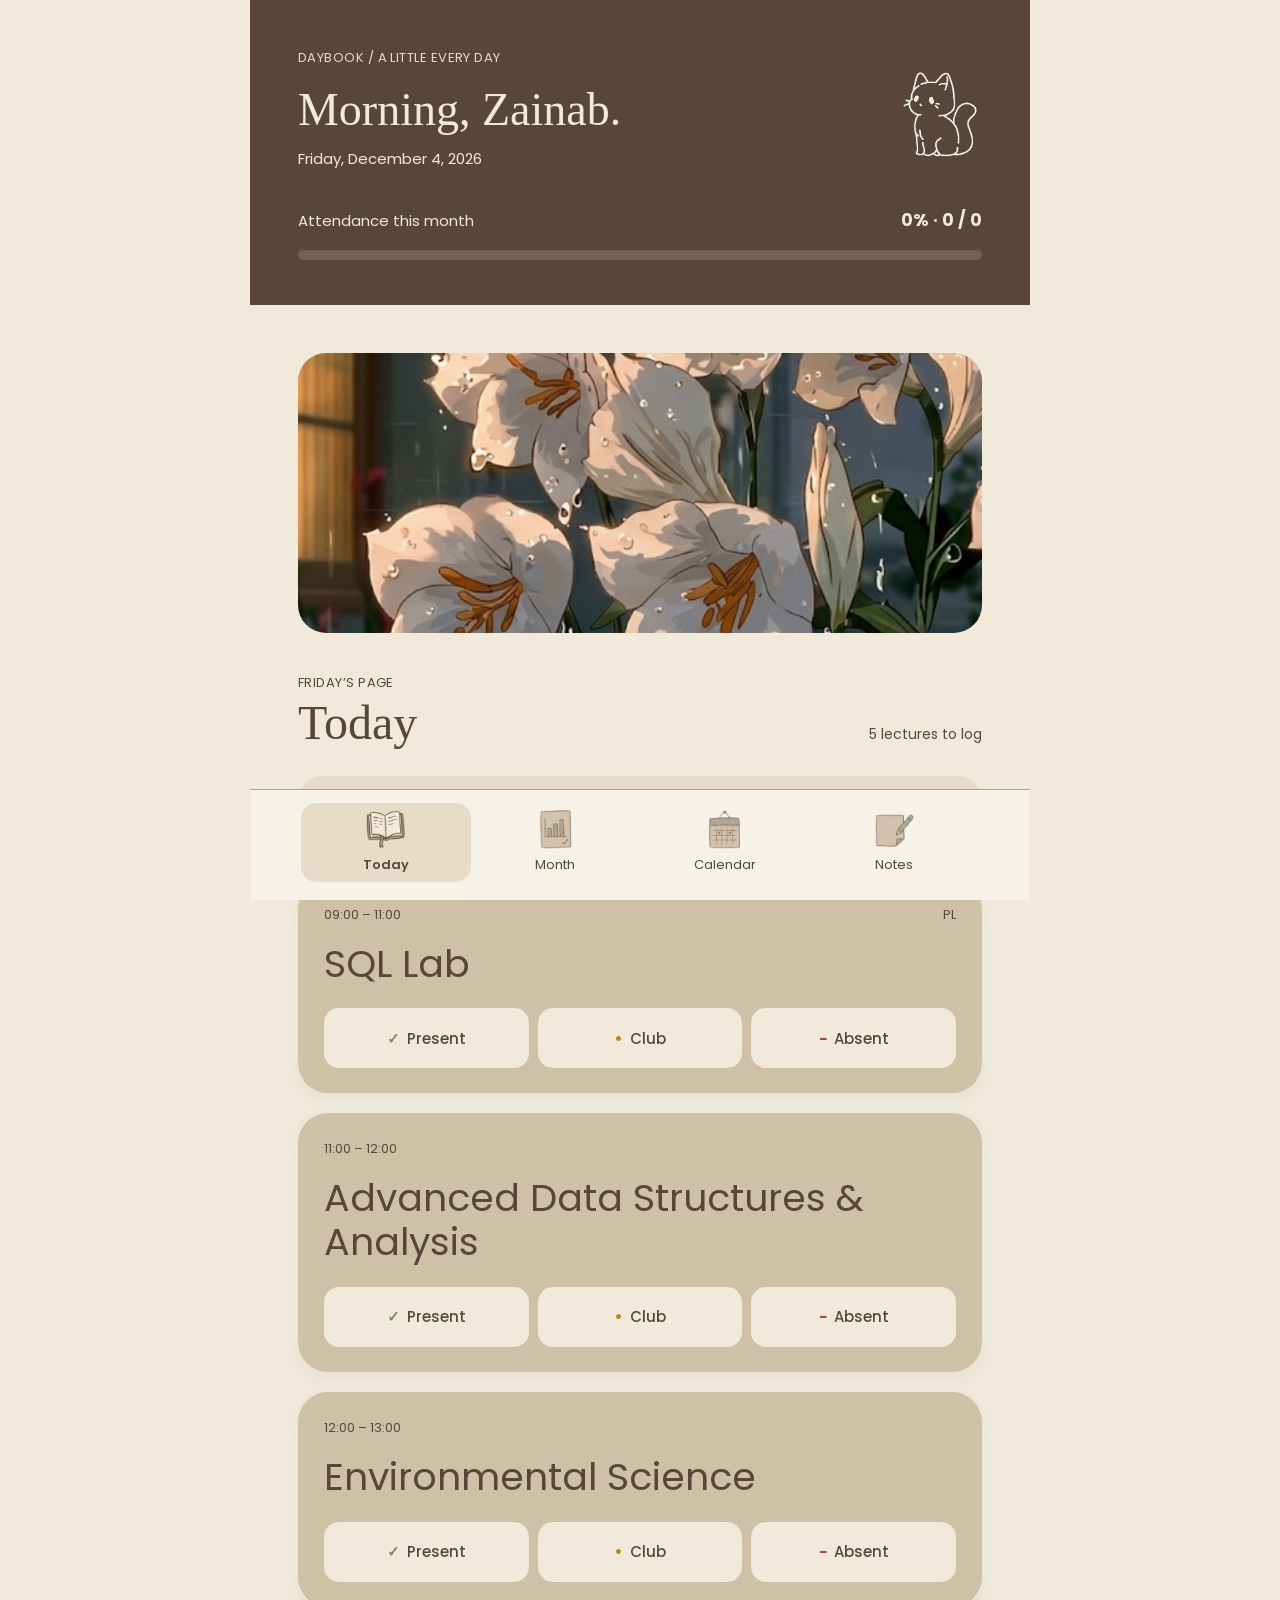
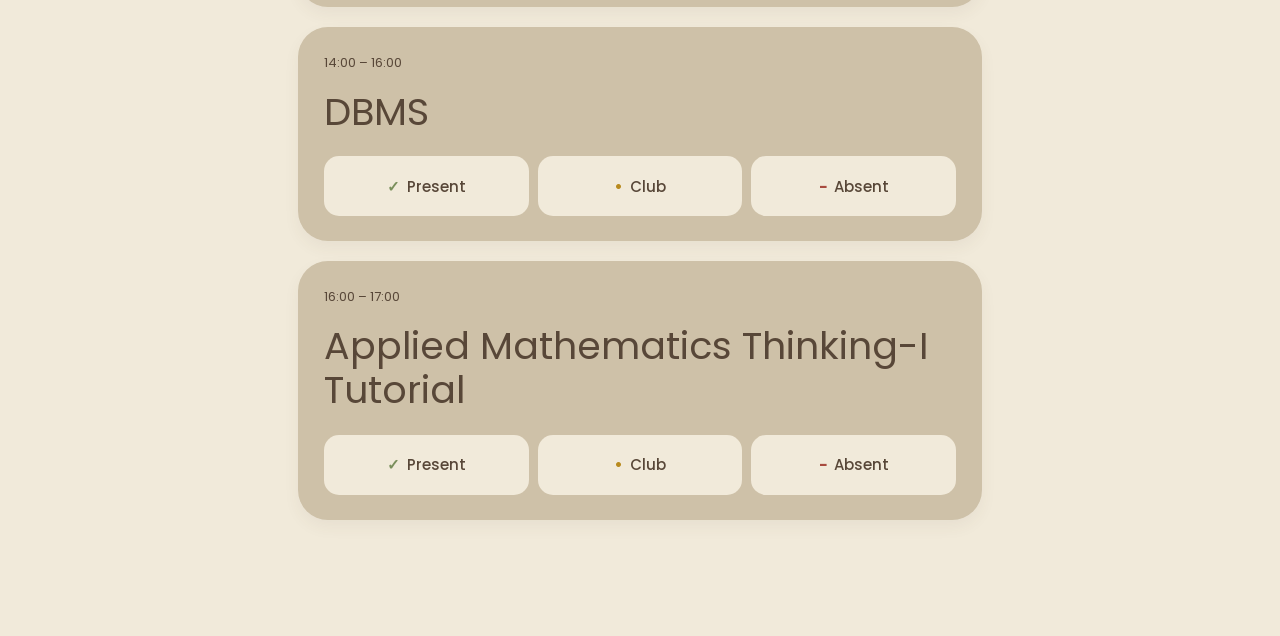
<file: index.html>
<!doctype html>
<html lang="en">
<head>
  <meta charset="utf-8">
  <meta name="viewport" content="width=device-width, initial-scale=1">
  <meta name="theme-color" content="#F1EADA">
  <title>Daybook | Today</title>
  <link rel="preconnect" href="https://fonts.googleapis.com">
  <link rel="preconnect" href="https://fonts.gstatic.com" crossorigin>
  <link href="https://fonts.googleapis.com/css2?family=Fontdiner+Swanky&family=Poppins:wght@400;500;600;700&display=swap" rel="stylesheet">
  <link rel="stylesheet" href="style.css">
</head>
<body>
  <div class="app-shell">
    <header class="hero">
      <div class="hero-top">
        <div>
          <p class="eyebrow hero-eyebrow">DAYBOOK / A LITTLE EVERY DAY</p>
          <h1 id="greeting">Morning, Zainab.</h1>
          <p id="today-date" class="hero-date"></p>
        </div>
        <img class="header-cat" src="assets/cat/cat-sitting.png" alt="A sitting cat">
      </div>
      <div class="monthly-heading">
        <span>Attendance this month</span>
        <strong id="monthly-summary">0% · 0 / 0</strong>
      </div>
      <div class="progress-track" role="img" aria-label="Monthly attendance breakdown">
        <span class="progress-present" id="progress-present"></span>
        <span class="progress-club" id="progress-club"></span>
        <span class="progress-absent" id="progress-absent"></span>
      </div>

    </header>

    <main class="main-content">
      <div class="picture-strip" role="img" aria-label="White flowers in a garden"></div>
      <section class="today-section" aria-labelledby="today-title">
        <p class="eyebrow section-eyebrow" id="day-label"></p>
        <div class="section-heading">
          <h2 id="today-title">Today</h2>
          <span id="lecture-count"></span>
        </div>
        <div id="today-reminders" class="today-reminders" aria-live="polite" hidden></div>
        <button id="catchup-note" class="catchup-note" type="button" hidden>
          <span class="catchup-icon" aria-hidden="true">↶</span>
          <span><strong id="catchup-message"></strong><span class="catchup-link">Review recent days →</span></span>
        </button>
        <div id="catchup-days" class="catchup-days" hidden></div>
        <div id="past-day-tools" hidden><button id="back-today" class="back-today" type="button">← Back to today</button></div>
        <div id="lecture-list" class="lecture-list"></div>
      </section>
    </main>

    <nav class="bottom-nav" aria-label="Main navigation">
      <a class="nav-item selected" href="index.html" aria-current="page"><img src="assets/icons/icon-today.png" alt=""><span>Today</span></a>
      <a class="nav-item" href="month.html"><img src="assets/icons/icon-month-off.png" alt=""><span>Month</span></a>
      <a class="nav-item" href="calendar.html"><img src="assets/icons/icon-calendar-off.png" alt=""><span>Calendar</span></a>
      <a class="nav-item" href="notes.html"><img src="assets/icons/icon-notes-off.png" alt=""><span>Notes</span></a>
    </nav>
  </div>
  <script src="shared.js"></script>
  <script src="app.js"></script>
</body>
</html>
</file>
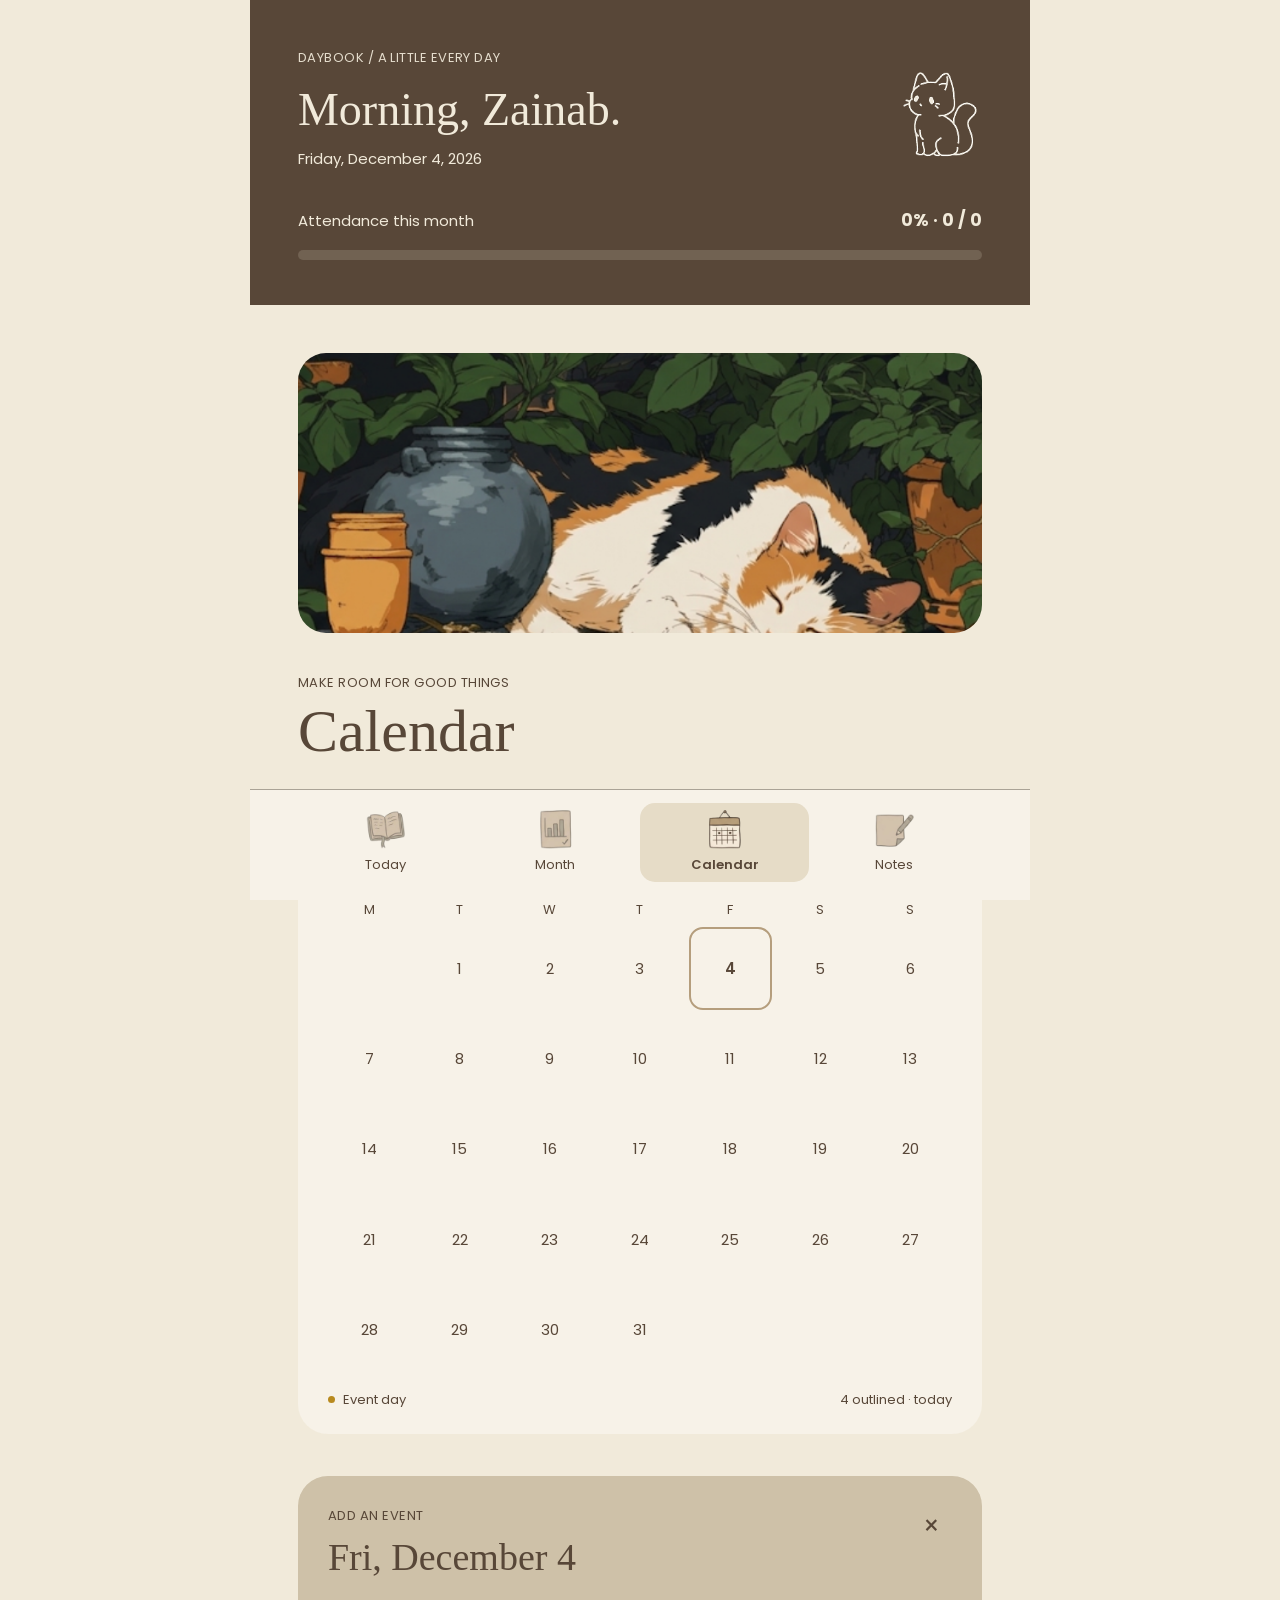
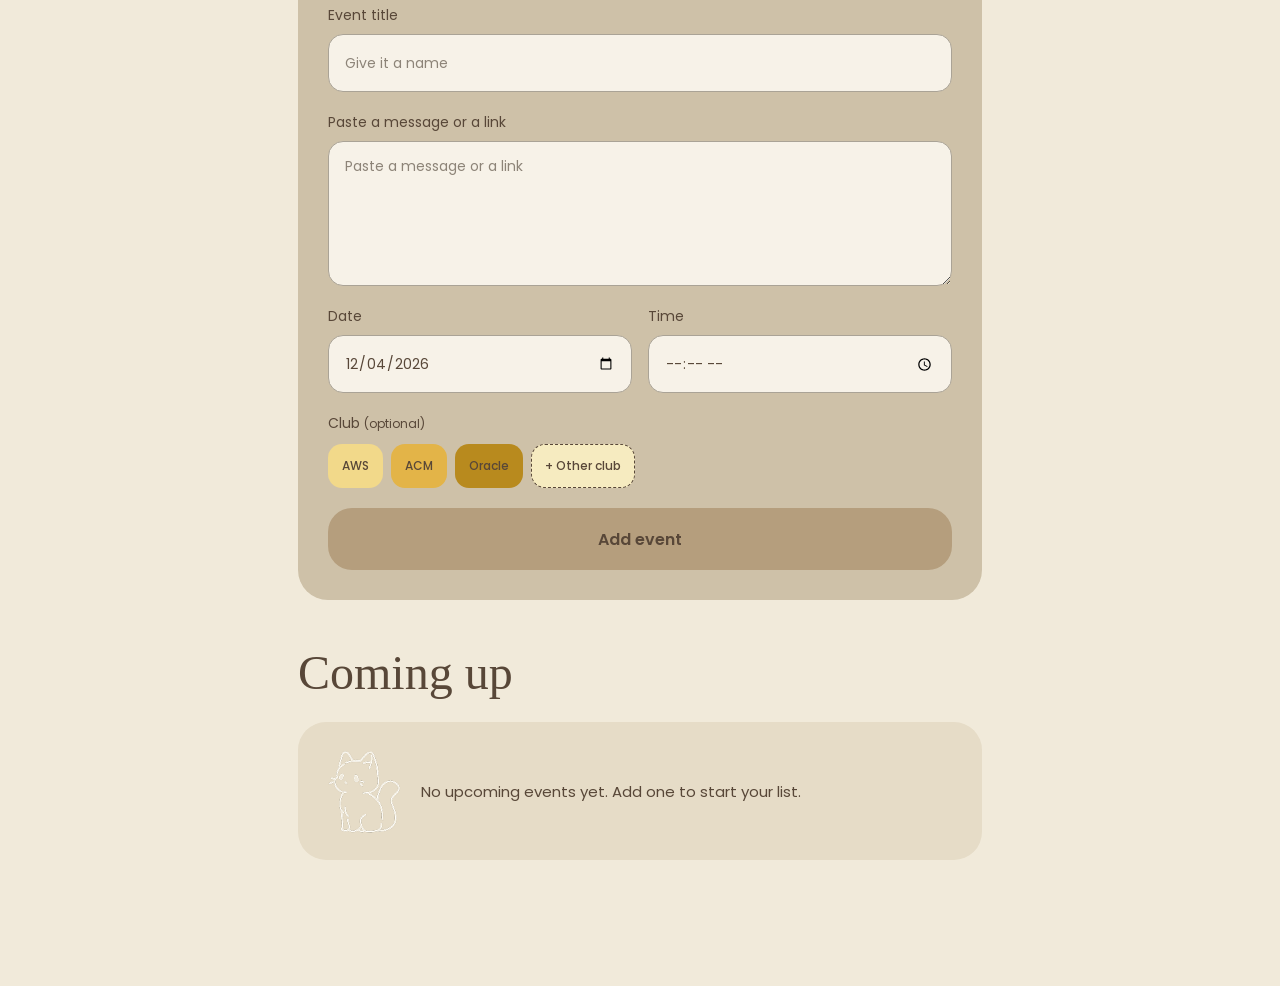
<file: calendar.html>
<!doctype html>
<html lang="en">
<head>
  <meta charset="utf-8">
  <meta name="viewport" content="width=device-width, initial-scale=1">
  <meta name="theme-color" content="#F1EADA">
  <title>Daybook | Calendar</title>
  <link rel="preconnect" href="https://fonts.googleapis.com">
  <link rel="preconnect" href="https://fonts.gstatic.com" crossorigin>
  <link href="https://fonts.googleapis.com/css2?family=Fontdiner+Swanky&family=Poppins:wght@400;500;600;700&display=swap" rel="stylesheet">
  <link rel="stylesheet" href="style.css">
</head>
<body>
  <div class="app-shell">
    <header class="hero">
      <div class="hero-top">
        <div>
          <p class="eyebrow hero-eyebrow">DAYBOOK / A LITTLE EVERY DAY</p>
          <h1>Morning, Zainab.</h1>
          <p id="today-date" class="hero-date"></p>
        </div>
        <img class="header-cat" src="assets/cat/cat-sitting.png" alt="A sitting cat">
      </div>
      <div class="monthly-heading">
        <span>Attendance this month</span>
        <strong id="monthly-summary">0% · 0 / 0</strong>
      </div>
      <div class="progress-track" role="img" aria-label="Monthly attendance breakdown">
        <span class="progress-present" id="progress-present"></span>
        <span class="progress-club" id="progress-club"></span>
        <span class="progress-absent" id="progress-absent"></span>
      </div>
    </header>

    <main class="main-content calendar-content">
      <div class="picture-strip calendar-picture" role="img" aria-label="A cat resting in a garden"></div>
      <section class="calendar-section" aria-labelledby="calendar-page-title">
        <p class="eyebrow section-eyebrow">MAKE ROOM FOR GOOD THINGS</p>
        <h2 id="calendar-page-title" class="calendar-page-title">Calendar</h2>

        <section class="calendar-month-card" aria-label="Choose a calendar date">
          <div class="calendar-month-heading">
            <h3 id="calendar-month-title"></h3>
            <div class="calendar-month-arrows">
              <button id="calendar-previous" type="button" aria-label="Previous month">‹</button>
              <button id="calendar-next" type="button" aria-label="Next month">›</button>
            </div>
          </div>
          <div class="calendar-weekdays" aria-hidden="true">
            <span>M</span><span>T</span><span>W</span><span>T</span><span>F</span><span>S</span><span>S</span>
          </div>
          <div id="calendar-grid" class="calendar-grid"></div>
          <div class="calendar-legend"><span><i></i>Event day</span><span id="today-legend"></span></div>
        </section>

        <form id="event-form" class="event-form">
          <div class="event-form-heading">
            <div>
              <p class="eyebrow">ADD AN EVENT</p>
              <h3 id="event-form-date"></h3>
            </div>
            <button id="clear-event-form" class="clear-event-form" type="button" aria-label="Clear event form">×</button>
          </div>

          <label class="event-field">Event title
            <input id="event-title" type="text" maxlength="100" required placeholder="Give it a name">
          </label>
          <label class="event-field">Paste a message or a link
            <textarea id="event-body" rows="5" placeholder="Paste a message or a link"></textarea>
          </label>
          <div class="event-date-fields">
            <label class="event-field">Date<input id="event-date" type="date" required></label>
            <label class="event-field">Time<input id="event-time" type="time" required></label>
          </div>
          <div class="event-field">
            <span>Club <span class="optional-label">(optional)</span></span>
            <div id="event-club-tags" class="event-club-tags"></div>
            <label id="custom-club-field" class="event-field custom-club-field" hidden>Type the club name
              <input id="custom-club-name" type="text" maxlength="60" placeholder="Type the club name">
            </label>
          </div>
          <button id="save-event" class="save-event" type="submit">Add event</button>
        </form>

        <section class="coming-up-section" aria-labelledby="coming-up-title">
          <h3 id="coming-up-title">Coming up</h3>
          <div id="upcoming-events" class="upcoming-events"></div>
          <div id="empty-events" class="empty-state events-empty" hidden>
            <img src="assets/cat/cat-sitting.png" alt="">
            <p>No upcoming events yet. Add one to start your list.</p>
          </div>
        </section>
      </section>
    </main>

    <nav class="bottom-nav" aria-label="Main navigation">
      <a class="nav-item" href="index.html"><img src="assets/icons/icon-today-off.png" alt=""><span>Today</span></a>
      <a class="nav-item" href="month.html"><img src="assets/icons/icon-month-off.png" alt=""><span>Month</span></a>
      <a class="nav-item selected" href="calendar.html" aria-current="page"><img src="assets/icons/icon-calendar.png" alt=""><span>Calendar</span></a>
      <a class="nav-item" href="notes.html"><img src="assets/icons/icon-notes-off.png" alt=""><span>Notes</span></a>
    </nav>
  </div>
  <script src="shared.js"></script>
  <script src="calendar.js"></script>
</body>
</html>
</file>
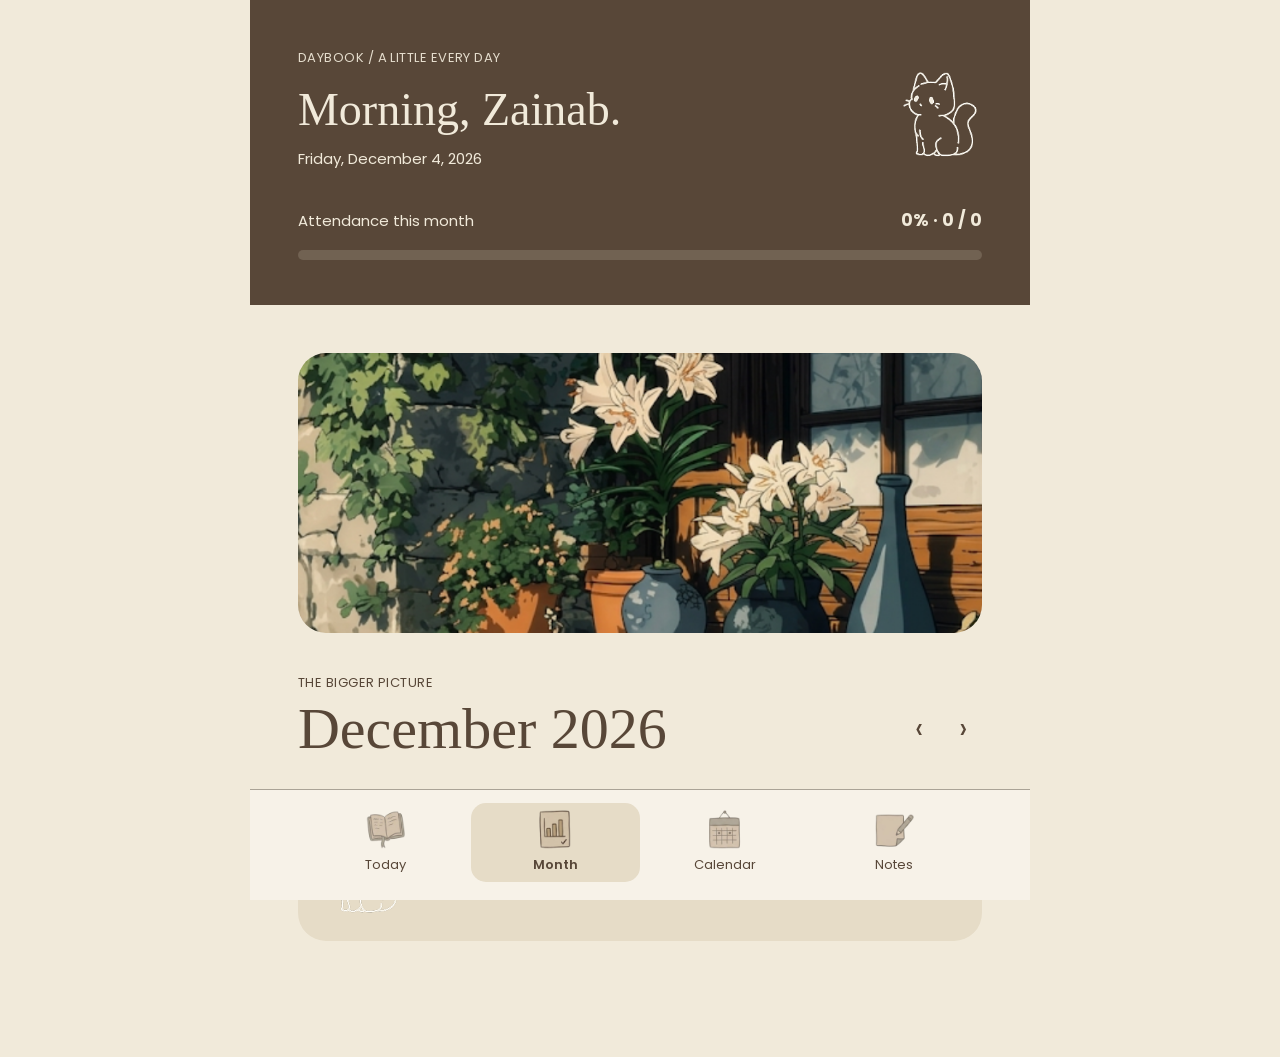
<file: month.html>
<!doctype html>
<html lang="en">
<head>
  <meta charset="utf-8">
  <meta name="viewport" content="width=device-width, initial-scale=1">
  <meta name="theme-color" content="#F1EADA">
  <title>Daybook | Month</title>
  <link rel="preconnect" href="https://fonts.googleapis.com">
  <link rel="preconnect" href="https://fonts.gstatic.com" crossorigin>
  <link href="https://fonts.googleapis.com/css2?family=Fontdiner+Swanky&family=Poppins:wght@400;500;600;700&display=swap" rel="stylesheet">
  <link rel="stylesheet" href="style.css">
</head>
<body>
  <div class="app-shell">
    <header class="hero">
      <div class="hero-top">
        <div>
          <p class="eyebrow hero-eyebrow">DAYBOOK / A LITTLE EVERY DAY</p>
          <h1>Morning, Zainab.</h1>
          <p id="today-date" class="hero-date"></p>
        </div>
        <img class="header-cat" src="assets/cat/cat-sitting.png" alt="A sitting cat">
      </div>
      <div class="monthly-heading">
        <span>Attendance this month</span>
        <strong id="monthly-summary">0% · 0 / 0</strong>
      </div>
      <div class="progress-track" role="img" aria-label="Monthly attendance breakdown">
        <span class="progress-present" id="progress-present"></span>
        <span class="progress-club" id="progress-club"></span>
        <span class="progress-absent" id="progress-absent"></span>
      </div>
    </header>

    <main class="main-content month-content">
      <div class="picture-strip month-picture" role="img" aria-label="A garden of flowers"></div>
      <section class="month-section" aria-labelledby="month-title">
        <p class="eyebrow section-eyebrow">THE BIGGER PICTURE</p>
        <div class="month-heading">
          <h2 id="month-title"></h2>
          <div class="month-arrows">
            <button id="previous-month" type="button" aria-label="Previous month">‹</button>
            <button id="next-month" type="button" aria-label="Next month">›</button>
          </div>
        </div>

        <div id="empty-month" class="empty-state month-empty" hidden>
          <img src="assets/cat/cat-sitting.png" alt="">
          <p>Nothing logged this month yet. Your attendance will gather here.</p>
        </div>

        <div id="month-data">
          <section class="month-stats" aria-label="Monthly attendance summary">
            <p class="month-stats-label">You made it to</p>
            <div class="month-stats-main">
              <strong id="present-percent" class="present-percent">0%</strong>
              <p><span id="logged-count">0 of 0</span><br>logged lectures</p>
            </div>
            <div class="club-included">
              <strong id="including-club-percent">0%</strong>
              <span>if club work counts as present (<span id="club-included-count">0 / 0</span>)</span>
            </div>
          </section>

          <section class="subject-section" aria-labelledby="subject-title">
            <h3 id="subject-title">A subject at a time</h3>
            <div class="status-legend" aria-label="Attendance key">
              <span><i class="legend-present"></i>Present</span>
              <span><i class="legend-club"></i>Club</span>
              <span><i class="legend-absent"></i>Absent</span>
            </div>
            <div class="subject-table-wrap">
              <table class="subject-table">
                <thead><tr><th scope="col">Subject</th><th scope="col">P</th><th scope="col">C</th><th scope="col">A</th></tr></thead>
                <tbody id="subject-rows"></tbody>
                <tfoot id="subject-total"></tfoot>
              </table>
            </div>
            <p id="unlogged-note" class="month-note"></p>
          </section>

          <section class="club-missed-section" aria-labelledby="club-missed-title">
            <h3 id="club-missed-title">Lectures I missed for clubs</h3>
            <ul id="club-missed-list" class="club-missed-list"></ul>
          </section>

          <button id="copy-summary" class="copy-summary" type="button">Copy summary</button>
        </div>
      </section>
    </main>

    <nav class="bottom-nav" aria-label="Main navigation">
      <a class="nav-item" href="index.html"><img src="assets/icons/icon-today-off.png" alt=""><span>Today</span></a>
      <a class="nav-item selected" href="month.html" aria-current="page"><img src="assets/icons/icon-month.png" alt=""><span>Month</span></a>
      <a class="nav-item" href="calendar.html"><img src="assets/icons/icon-calendar-off.png" alt=""><span>Calendar</span></a>
      <a class="nav-item" href="notes.html"><img src="assets/icons/icon-notes-off.png" alt=""><span>Notes</span></a>
    </nav>
  </div>
  <script src="shared.js"></script>
  <script src="month.js"></script>
</body>
</html>
</file>
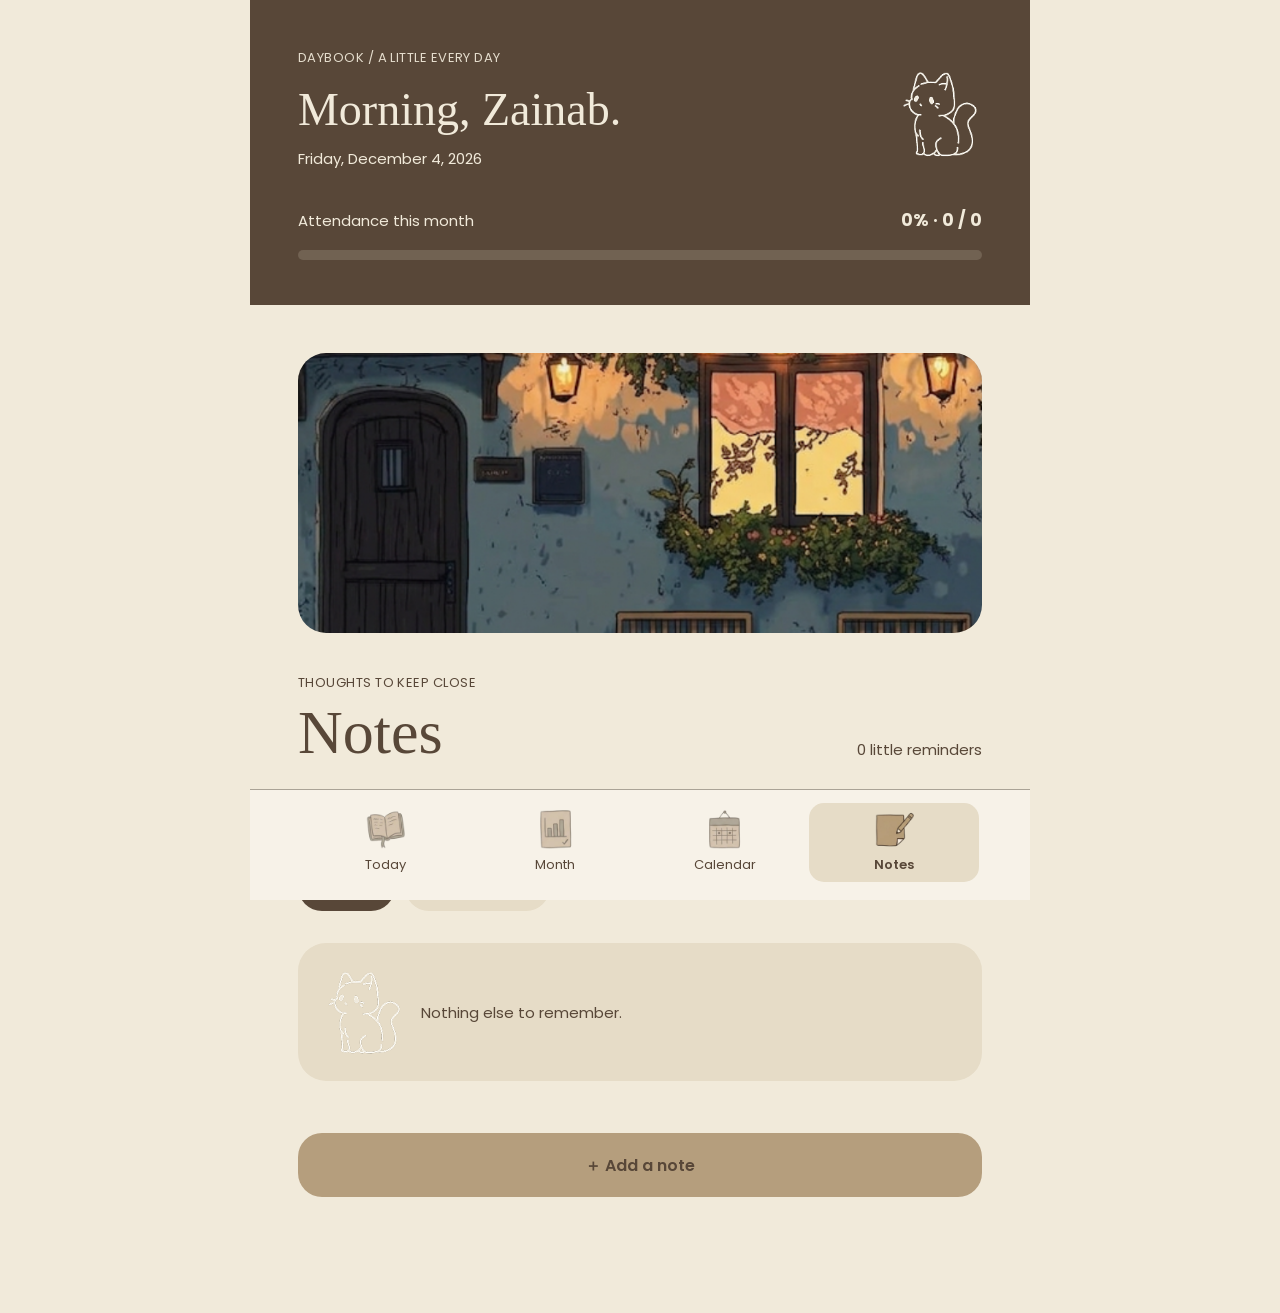
<file: notes.html>
<!doctype html>
<html lang="en">
<head>
  <meta charset="utf-8">
  <meta name="viewport" content="width=device-width, initial-scale=1">
  <meta name="theme-color" content="#F1EADA">
  <title>Daybook | Notes</title>
  <link rel="preconnect" href="https://fonts.googleapis.com">
  <link rel="preconnect" href="https://fonts.gstatic.com" crossorigin>
  <link href="https://fonts.googleapis.com/css2?family=Fontdiner+Swanky&family=Poppins:wght@400;500;600;700&display=swap" rel="stylesheet">
  <link rel="stylesheet" href="style.css">
</head>
<body>
  <div class="app-shell">
    <header class="hero">
      <div class="hero-top">
        <div>
          <p class="eyebrow hero-eyebrow">DAYBOOK / A LITTLE EVERY DAY</p>
          <h1>Morning, Zainab.</h1>
          <p id="today-date" class="hero-date"></p>
        </div>
        <img class="header-cat" src="assets/cat/cat-sitting.png" alt="A sitting cat">
      </div>
      <div class="monthly-heading">
        <span>Attendance this month</span>
        <strong id="monthly-summary">0% · 0 / 0</strong>
      </div>
      <div class="progress-track" role="img" aria-label="Monthly attendance breakdown">
        <span class="progress-present" id="progress-present"></span>
        <span class="progress-club" id="progress-club"></span>
        <span class="progress-absent" id="progress-absent"></span>
      </div>
    </header>

    <main class="main-content notes-content">
      <div class="picture-strip notes-picture" role="img" aria-label="A lit window at dusk"></div>
      <section class="notes-section" aria-labelledby="notes-title">
        <p class="eyebrow section-eyebrow">THOUGHTS TO KEEP CLOSE</p>
        <div class="notes-heading">
          <h2 id="notes-title">Notes</h2>
          <span id="reminder-count">0 little reminders</span>
        </div>
        <p class="notes-intro">A place for the things margins can't hold.</p>

        <div class="note-filters" role="group" aria-label="Filter notes">
          <button class="note-filter active" type="button" data-filter="all" aria-pressed="true">All notes</button>
          <button class="note-filter" type="button" data-filter="reminders" aria-pressed="false">With reminders</button>
        </div>

        <div id="empty-notes" class="empty-state notes-empty" hidden>
          <img src="assets/cat/cat-sitting.png" alt="">
          <p>Nothing else to remember.</p>
        </div>
        <div id="notes-board" class="notes-board"></div>
        <p id="notes-filter-empty" class="notes-filter-empty" hidden>No notes have reminders yet.</p>

        <button id="add-note" class="add-note" type="button">＋ Add a note</button>
        <form id="note-form" class="note-form" hidden>
          <div class="note-form-heading">
            <h3 id="note-form-title">Add a note</h3>
            <button id="close-note-form" type="button" aria-label="Close note form">&times;</button>
          </div>
          <label class="note-field">Title<input id="note-title" type="text" maxlength="120" required placeholder="Give this note a title"></label>
          <label class="note-field">Note text<textarea id="note-body" rows="5" required placeholder="Write a thought to keep close"></textarea></label>
          <label class="note-field">Subject
            <select id="note-subject"></select>
          </label>
          <fieldset class="note-reminder-fields">
            <legend>Reminder <span>(optional)</span></legend>
            <label class="note-field">Date<input id="note-reminder-date" type="date"></label>
            <label class="note-field">Time<input id="note-reminder-time" type="time"></label>
          </fieldset>
          <div class="note-form-actions">
            <button id="cancel-note" type="button">Cancel</button>
            <button class="save-note" type="submit">Save note</button>
          </div>
        </form>
      </section>
    </main>

    <nav class="bottom-nav" aria-label="Main navigation">
      <a class="nav-item" href="index.html"><img src="assets/icons/icon-today-off.png" alt=""><span>Today</span></a>
      <a class="nav-item" href="month.html"><img src="assets/icons/icon-month-off.png" alt=""><span>Month</span></a>
      <a class="nav-item" href="calendar.html"><img src="assets/icons/icon-calendar-off.png" alt=""><span>Calendar</span></a>
      <a class="nav-item selected" href="notes.html" aria-current="page"><img src="assets/icons/icon-notes.png" alt=""><span>Notes</span></a>
    </nav>
  </div>
  <script src="shared.js"></script>
  <script src="notes.js"></script>
</body>
</html>
</file>
<file: style.css>
:root {
  --vanilla: #F1EADA;
  --sand: #CEC1A8;
  --tobacco: #B59E7D;
  --mountain: #AAA396;
  --mahogany: #584738;
  --present: #7A8F5C;
  --absent: #A84B3F;
  --club-light: #F2D98A;
  --club-mid: #E3B448;
  --club-dark: #B88A1E;
  --club-pale: #F6EBC0;
}

* { box-sizing: border-box; }
html { scroll-behavior: smooth; }
body { margin: 0; background: var(--vanilla); color: var(--mahogany); font-family: 'Poppins', sans-serif; }
button, input { font: inherit; }
.app-shell { width: 100%; max-width: 780px; min-height: 100vh; margin: 0 auto; padding-bottom: 116px; }
.hero { background: var(--mahogany); color: var(--vanilla); padding: 42px 6.15% 43px; }
.hero-top { display: flex; justify-content: space-between; align-items: flex-start; gap: 16px; }
.eyebrow { margin: 0; font-size: 13px; letter-spacing: .035em; }
.hero-eyebrow { color: var(--vanilla); opacity: .92; }
h1, h2 { font-family: 'Fontdiner Swanky', serif; font-weight: 400; }
h1 { margin: 16px 0 10px; font-size: clamp(30px, 7vw, 46px); line-height: 1.15; }
.hero-date { margin: 0; font-size: 15px; }
.header-cat { width: 88px; height: 112px; object-fit: contain; margin-top: 10px; }
.monthly-heading { display: flex; justify-content: space-between; gap: 12px; align-items: center; margin-top: 37px; font-size: 15px; }
.monthly-heading strong { white-space: nowrap; font-size: 17px; }
.progress-track { display: flex; gap: 5px; height: 10px; margin-top: 17px; overflow: hidden; border-radius: 99px; background: rgba(241,234,218,.16); }
.progress-track span { display: block; height: 100%; transition: width .2s ease; }
.progress-present { background: var(--present); }
.progress-club { background: var(--club-mid); }
.progress-absent { background: var(--absent); }
.main-content { padding: 0 6.15%; }
.picture-strip { height: 190px; margin-top: 48px; border-radius: 28px; background: url('assets/backgrounds/bg-today.png') center / cover no-repeat; }
.today-section { padding-top: 40px; }
.section-eyebrow { font-size: 13px; }
.section-heading { display: flex; align-items: flex-end; justify-content: space-between; gap: 12px; margin: 4px 0 26px; }
h2 { margin: 0; font-size: 48px; line-height: 1.1; }
#lecture-count { padding-bottom: 5px; text-align: right; font-size: 14px; }
.catchup-note { width: 100%; display: flex; align-items: center; gap: 18px; margin: 0 0 14px; padding: 20px; border: 0; border-radius: 25px; background: #E6DCC7; color: var(--mahogany); text-align: left; cursor: pointer; }
.catchup-note[hidden] { display: none; }
.catchup-icon { font-size: 37px; line-height: 1; }
.catchup-note strong { display: block; font-size: 14px; font-weight: 500; }
.catchup-link { display: block; margin-top: 8px; color: var(--mahogany); font-size: 13px; text-decoration: underline; }
.catchup-days { display: grid; gap: 8px; margin-bottom: 25px; }
.catchup-days[hidden] { display: none; }
.catchup-day { display: flex; justify-content: space-between; align-items: center; gap: 12px; padding: 13px 16px; border: 1px solid var(--mountain); border-radius: 15px; background: #F7F2E8; color: var(--mahogany); cursor: pointer; text-align: left; }
.catchup-day span:last-child { font-size: 12px; }
.back-today { margin: -10px 0 18px; padding: 8px 12px; border: 1px solid var(--mountain); border-radius: 12px; background: transparent; color: var(--mahogany); cursor: pointer; }
.lecture-list { display: grid; gap: 20px; }
.lecture-card { padding: 22px 20px 21px; border-radius: 30px; background: var(--sand); box-shadow: 0 7px 16px rgba(88,71,56,.06); }
.lecture-meta { display: flex; justify-content: space-between; gap: 12px; align-items: center; font-size: 13px; }
.lecture-room { text-align: right; }
.subject { margin: 17px 0 23px; font-size: clamp(25px, 6vw, 38px); line-height: 1.15; font-weight: 400; }
.attendance-actions { display: grid; grid-template-columns: repeat(3, minmax(0, 1fr)); gap: 9px; }
.attendance-button { display: flex; justify-content: center; align-items: center; gap: 7px; min-height: 52px; padding: 8px 5px; border: 2px solid transparent; border-radius: 15px; background: var(--vanilla); color: var(--mahogany); cursor: pointer; font-size: 13px; font-weight: 500; transition: background .15s, border-color .15s; }
.attendance-button .mark { font-weight: 700; }
.attendance-button[data-status="present"] .mark { color: var(--present); }
.attendance-button[data-status="club"] .mark { color: var(--club-dark); }
.attendance-button[data-status="absent"] .mark { color: var(--absent); }
.attendance-button.active[data-status="present"] { border-color: var(--present); background: #E2E8D9; }
.attendance-button.active[data-status="club"] { border-color: var(--club-dark); background: var(--club-light); }
.attendance-button.active[data-status="absent"] { border-color: var(--absent); background: #F0D8D2; }
.club-summary { display: flex; align-items: center; justify-content: space-between; gap: 12px; margin-top: 12px; font-size: 12px; }
.edit-club { padding: 3px 8px; border: 0; border-radius: 8px; background: transparent; color: var(--mahogany); cursor: pointer; text-decoration: underline; }
.club-panel { margin-top: 23px; padding: 20px; border-radius: 27px; background: #F7F2E8; }
.club-panel[hidden] { display: none; }
.club-title { display: flex; align-items: center; justify-content: space-between; gap: 10px; margin-bottom: 19px; font-size: 15px; font-weight: 600; }
.club-title button { padding: 0; border: 0; background: transparent; color: var(--mahogany); cursor: pointer; font-size: 20px; }
.club-tags { display: flex; flex-wrap: wrap; gap: 8px; }
.club-tag { padding: 8px 12px; border: 1.5px solid transparent; border-radius: 14px; color: var(--mahogany); cursor: pointer; font-size: 12px; font-weight: 500; }
.club-tag:nth-of-type(3n+1) { background: var(--club-light); }
.club-tag:nth-of-type(3n+2) { background: var(--club-mid); }
.club-tag:nth-of-type(3n) { background: var(--club-dark); }
.custom-club-tag { display: inline-flex; align-items: center; min-height: 44px; border: 1px solid var(--mahogany); border-radius: 14px; background: var(--club-pale); }
.club-tag.custom-tag, .club-tag.custom-tag:nth-of-type(n) { min-height: 42px; padding: 8px 0 8px 12px; border: 0; background: var(--club-pale); }
.club-tag.custom-tag.selected { box-shadow: none; font-weight: 700; }
.remove-custom-club { min-width: 44px; min-height: 44px; padding: 0; border: 0; border-radius: 50%; background: transparent; color: var(--mahogany); cursor: pointer; font-size: 18px; line-height: 1; }
.remove-custom-club:hover { background: rgba(88,71,56,.1); }
.club-tag.selected { border-color: var(--mahogany); box-shadow: inset 0 0 0 1px var(--mahogany); }
.club-tag.other-tag { border: 1.5px dashed var(--mountain); background: transparent; }
.club-tag.other-tag.selected { border-color: var(--mahogany); }
.club-field { display: block; margin-top: 17px; font-size: 13px; }
.club-field input { display: block; width: 100%; min-height: 53px; margin-top: 8px; padding: 12px 14px; border: 1.5px solid var(--mountain); border-radius: 14px; outline-color: var(--tobacco); background: var(--vanilla); color: var(--mahogany); }
.club-field input::placeholder { color: #8D8478; }
.save-club { width: 100%; margin-top: 18px; min-height: 62px; border: 0; border-radius: 28px; background: var(--tobacco); color: var(--mahogany); cursor: pointer; font-weight: 600; }
.save-club:hover { filter: brightness(.96); }
.empty-state { display: flex; align-items: center; gap: 16px; padding: 22px; border-radius: 28px; background: #E6DCC7; }
.empty-state img { width: 85px; height: 94px; object-fit: contain; }
.empty-state p { margin: 0; font-size: 15px; }
.bottom-nav { position: fixed; z-index: 5; bottom: 0; left: 50%; display: grid; grid-template-columns: repeat(4, 1fr); width: min(100%, 780px); padding: 13px 4% 18px; border-top: 1px solid var(--mountain); background: #F7F2E8; transform: translateX(-50%); }
.nav-item { display: flex; min-height: 79px; flex-direction: column; align-items: center; justify-content: center; gap: 6px; border-radius: 15px; color: var(--mahogany); text-decoration: none; font-size: 13px; }
.nav-item img { width: 39px; height: 39px; object-fit: contain; }
.nav-item.selected { background: #E6DCC7; font-weight: 600; }
.nav-item[aria-disabled="true"] { cursor: default; }

.month-picture { background-image: url('assets/backgrounds/bg-month.png'); }
.month-section { padding-top: 40px; }
.month-heading { display: flex; align-items: center; justify-content: space-between; gap: 12px; margin: 4px 0 42px; }
.month-heading h2 { font-size: clamp(36px, 7vw, 58px); }
.month-arrows { display: flex; gap: 6px; }
.month-arrows button { width: 38px; height: 44px; padding: 0; border: 0; background: transparent; color: var(--mahogany); cursor: pointer; font-size: 30px; line-height: 1; }
.month-stats { margin-bottom: 52px; padding: 34px 36px; border-radius: 30px; background: var(--sand); box-shadow: 0 7px 16px rgba(88,71,56,.06); }
.month-stats-label { margin: 0 0 12px; font-size: 17px; }
.month-stats-main { display: flex; align-items: center; gap: 30px; min-height: 130px; }
.present-percent { font-size: clamp(78px, 16vw, 112px); line-height: 1; letter-spacing: -.07em; }
.month-stats-main p { margin: 0; font-size: 17px; line-height: 1.7; }
.club-included { display: flex; align-items: center; gap: 16px; margin-top: 22px; padding-top: 22px; border-top: 1px solid var(--mountain); font-size: 15px; }
.club-included strong { white-space: nowrap; font-family: 'Fontdiner Swanky', serif; font-size: clamp(30px, 6vw, 42px); font-weight: 400; }
.subject-section { margin-bottom: 48px; }
.subject-section h3, .club-missed-section h3 { margin: 0 0 24px; font-family: 'Fontdiner Swanky', serif; font-size: clamp(29px, 6vw, 42px); font-weight: 400; line-height: 1.2; }
.status-legend { display: flex; flex-wrap: wrap; gap: 22px; margin-bottom: 22px; font-size: 14px; }
.status-legend span { display: flex; align-items: center; gap: 8px; }
.status-legend i { width: 12px; height: 12px; border-radius: 50%; }
.legend-present { background: var(--present); }
.legend-club { background: var(--club-mid); }
.legend-absent { background: var(--absent); }
.subject-table-wrap { overflow-x: auto; padding: 18px 24px; border-radius: 28px; background: #F7F2E8; }
.subject-table { width: 100%; border-collapse: collapse; font-size: 15px; }
.subject-table th, .subject-table td { padding: 18px 8px; border-bottom: 1px solid #E2D8C4; text-align: right; }
.subject-table th:first-child { width: 100%; text-align: left; font-weight: 400; }
.subject-table thead th { font-size: 13px; font-weight: 600; text-transform: uppercase; }
.subject-table tbody th { white-space: nowrap; }
.subject-table tfoot th, .subject-table tfoot td { border-top: 1px solid var(--mountain); border-bottom: 0; font-weight: 700; }
.subject-table tfoot th:first-child { white-space: nowrap; }
.month-note { margin: 18px 0 0; font-size: 14px; line-height: 1.7; }
#unlogged-note:empty { display: none; }
.club-missed-section { margin-bottom: 38px; }
.club-missed-list { margin: 0; padding: 0; list-style: none; }
.club-missed-row { display: grid; grid-template-columns: 72px minmax(100px, 1fr) auto; align-items: center; gap: 14px; min-height: 82px; padding: 14px 0; border-bottom: 1px solid #E2D8C4; }
.club-missed-row time { font-size: 13px; }
.club-missed-subject { font-size: 15px; }
.club-name-tag { justify-self: end; padding: 10px 15px; border-radius: 15px; color: var(--mahogany); font-size: 14px; text-align: center; }
.club-name-main-0 { background: var(--club-light); }
.club-name-main-1 { background: var(--club-mid); }
.club-name-main-2 { background: var(--club-dark); }
.club-name-main-3 { background: var(--club-light); }
.club-name-custom { border: 1.5px solid var(--mahogany); background: var(--club-pale); }
.club-missed-empty { padding: 16px 0; color: var(--mahogany); font-size: 14px; }
.copy-summary { width: 100%; min-height: 72px; border: 0; border-radius: 26px; background: var(--tobacco); color: var(--mahogany); cursor: pointer; font-size: 16px; font-weight: 600; }
.copy-summary:hover { filter: brightness(.96); }
.month-empty { margin-top: 10px; }
#month-data[hidden], .month-empty[hidden] { display: none; }

.calendar-picture { background-image: url('assets/backgrounds/bg-calendar.png'); }
.calendar-section { padding-top: 40px; }
.calendar-page-title { margin: 5px 0 40px; font-size: clamp(44px, 8vw, 60px); }
.calendar-month-card { margin-bottom: 42px; padding: 28px 30px 24px; border-radius: 30px; background: #F7F2E8; }
.calendar-month-heading { display: flex; align-items: center; justify-content: space-between; gap: 12px; margin-bottom: 21px; }
.calendar-month-heading h3 { margin: 0; font-family: 'Fontdiner Swanky', serif; font-size: clamp(28px, 6vw, 40px); font-weight: 400; }
.calendar-month-arrows { display: flex; gap: 4px; }
.calendar-month-arrows button { width: 36px; height: 40px; padding: 0; border: 0; background: transparent; color: var(--mahogany); cursor: pointer; font-size: 28px; }
.calendar-weekdays, .calendar-grid { display: grid; grid-template-columns: repeat(7, minmax(0, 1fr)); gap: 7px; }
.calendar-weekdays { margin-bottom: 7px; text-align: center; font-size: 13px; }
.calendar-day, .calendar-day-blank { position: relative; display: flex; min-width: 0; aspect-ratio: 1; flex-direction: column; align-items: center; justify-content: center; border: 2px solid transparent; border-radius: 14px; background: transparent; color: var(--mahogany); font-size: 15px; }
.calendar-day { cursor: pointer; }
.calendar-day:hover { background: #E6DCC7; }
.calendar-day.is-today { border-color: var(--tobacco); font-weight: 600; }
.calendar-day.is-selected { border-color: var(--mahogany); background: var(--mahogany); color: var(--vanilla); font-weight: 600; }
.calendar-day.is-selected.is-today { border-color: var(--tobacco); background: transparent; color: var(--mahogany); }
.calendar-day-dots { position: absolute; bottom: 6px; display: flex; justify-content: center; gap: 3px; }
.calendar-event-dot, .calendar-legend i { width: 7px; height: 7px; border-radius: 50%; }
.dot-main-0 { background: var(--club-light); }
.dot-main-1 { background: var(--club-mid); }
.dot-main-2 { background: var(--club-dark); }
.dot-main-3 { background: var(--club-light); }
.dot-custom { border: 1px solid var(--mahogany); background: var(--club-pale); }
.dot-default { background: var(--mountain); }
.calendar-legend { display: flex; align-items: center; justify-content: space-between; gap: 12px; margin-top: 19px; font-size: 13px; }
.calendar-legend span:first-child { display: flex; align-items: center; gap: 8px; }
.calendar-legend i { background: var(--club-dark); }
.event-form { margin-bottom: 45px; padding: 30px; border-radius: 30px; background: var(--sand); }
.event-form-heading { display: flex; justify-content: space-between; align-items: flex-start; gap: 12px; margin-bottom: 25px; }
.event-form-heading .eyebrow { font-size: 13px; }
.event-form-heading h3 { margin: 9px 0 0; font-family: 'Fontdiner Swanky', serif; font-size: clamp(25px, 5.5vw, 38px); font-weight: 400; line-height: 1.2; }
.clear-event-form { width: 42px; height: 42px; padding: 0; border: 0; background: transparent; color: var(--mahogany); cursor: pointer; font-size: 26px; }
.event-field { display: block; margin: 0 0 20px; font-size: 14px; }
.event-field > input, .event-field > textarea { display: block; width: 100%; min-height: 58px; margin-top: 8px; padding: 13px 16px; border: 1.5px solid var(--mountain); border-radius: 15px; outline-color: var(--tobacco); background: #F7F2E8; color: var(--mahogany); }
.event-field > input, .event-field > textarea { font: inherit; }
.event-field > textarea { min-height: 145px; resize: vertical; line-height: 1.65; }
.event-field > input::placeholder, .event-field > textarea::placeholder { color: #8D8478; }
.event-date-fields { display: grid; grid-template-columns: 1fr 1fr; gap: 16px; }
.event-date-fields .event-field { min-width: 0; }
.optional-label { font-size: 12px; }
.event-club-tags { display: flex; flex-wrap: wrap; align-items: center; gap: 8px; margin-top: 10px; }
.event-club-tags .club-tag { min-height: 44px; padding: 9px 13px; }
.event-club-tags .club-tag.selected { border-color: var(--mahogany); box-shadow: inset 0 0 0 1px var(--mahogany); }
.event-club-tags .club-tag.custom-tag { min-height: 42px; padding: 8px 0 8px 12px; border: 0; background: var(--club-pale); }
.event-club-tags .club-tag.custom-tag.selected { box-shadow: none; }
.event-club-tags .other-tag { border: 1.5px dashed var(--mahogany); background: var(--club-pale); }
.event-club-tags .custom-club-tag { min-height: 44px; }
.event-club-tags .remove-custom-club { min-width: 44px; min-height: 44px; }
#custom-club-field { margin: 14px 0 0; }
#custom-club-field[hidden] { display: none; }
.save-event { width: 100%; min-height: 62px; border: 0; border-radius: 24px; background: var(--tobacco); color: var(--mahogany); cursor: pointer; font-size: 16px; font-weight: 600; }
.save-event:hover { filter: brightness(.96); }
.coming-up-section { margin-bottom: 0; }
.coming-up-section > h3 { margin: 0 0 22px; font-family: 'Fontdiner Swanky', serif; font-size: clamp(34px, 7vw, 48px); font-weight: 400; }
.upcoming-events { display: grid; }
.upcoming-event { display: grid; grid-template-columns: 72px minmax(0, 1fr); gap: 16px; padding: 0 0 20px; margin-bottom: 20px; border-bottom: 1px solid #E2D8C4; }
.event-date-box { display: flex; min-height: 82px; flex-direction: column; align-items: center; justify-content: center; border-radius: 16px; background: #E6DCC7; }
.event-date-box strong { font-size: 28px; font-weight: 400; }
.event-date-box span { margin-top: 4px; font-size: 11px; }
.upcoming-event-body { min-width: 0; }
.upcoming-event-heading { display: flex; justify-content: space-between; align-items: flex-start; gap: 12px; }
.upcoming-event-heading h4 { margin: 0; font-size: 17px; font-weight: 600; overflow-wrap: anywhere; }
.event-actions { display: flex; gap: 9px; flex-shrink: 0; }
.event-actions button { padding: 3px 0; border: 0; background: transparent; color: var(--mahogany); cursor: pointer; font-size: 12px; text-decoration: underline; }
.upcoming-event-time { margin: 7px 0 10px; font-size: 14px; }
.calendar-club-label { display: inline-block; margin: 0 0 8px; padding: 8px 13px; border-radius: 14px; color: var(--mahogany); font-size: 13px; }
.club-label-main-0 { background: var(--club-light); }
.club-label-main-1 { background: var(--club-mid); }
.club-label-main-2 { background: var(--club-dark); }
.club-label-main-3 { background: var(--club-light); }
.club-label-custom { border: 1.5px solid var(--mahogany); background: var(--club-pale); }
.upcoming-event-text { margin: 8px 0 0; font-size: 14px; line-height: 1.7; overflow-wrap: anywhere; }
.upcoming-event-text a { color: var(--mahogany); text-decoration: underline; }
.events-empty { margin: 0 0 10px; }
.today-reminders { display: grid; gap: 8px; margin-bottom: 14px; }
.today-reminder { display: flex; align-items: center; gap: 14px; padding: 13px 16px; border-radius: 16px; background: #E6DCC7; color: var(--mahogany); text-decoration: none; }
.reminder-day { min-width: 62px; font-size: 12px; font-weight: 600; }
.reminder-copy { display: flex; flex-wrap: wrap; align-items: center; justify-content: space-between; gap: 4px 12px; width: 100%; }
.reminder-copy strong { font-size: 14px; font-weight: 500; }
.reminder-copy > span { font-size: 12px; }
.today-reminders[hidden] { display: none; }

.notes-picture { background-image: url('assets/backgrounds/bg-notes.png'); }
.notes-section { padding-top: 40px; }
.notes-heading { display: flex; align-items: flex-end; justify-content: space-between; gap: 12px; margin-top: 5px; }
.notes-heading h2 { font-size: clamp(46px, 8vw, 62px); }
.notes-heading > span { padding-bottom: 5px; font-size: 15px; text-align: right; }
.notes-intro { margin: 24px 0 48px; font-size: 16px; }
.note-filters { display: flex; flex-wrap: wrap; gap: 10px; margin-bottom: 32px; }
.note-filter { min-height: 48px; padding: 10px 19px; border: 0; border-radius: 24px; background: #E6DCC7; color: var(--mahogany); cursor: pointer; font-size: 14px; }
.note-filter.active { background: var(--mahogany); color: var(--vanilla); }
.notes-board { display: grid; grid-template-columns: repeat(2, minmax(0, 1fr)); align-items: start; gap: 18px 14px; }
.note-card { position: relative; display: flex; min-width: 0; min-height: 280px; flex-direction: column; padding: 46px 21px 20px; border-radius: 30px; background: var(--sand); box-shadow: 0 8px 18px rgba(88,71,56,.06); }
.note-card::before { position: absolute; top: 0; left: 35%; width: 30%; height: 17px; background: rgba(181,158,125,.62); content: ''; }
.note-card:nth-child(4n+2) { min-height: 245px; background: #D8CCB7; }
.note-card:nth-child(4n+3) { min-height: 300px; background: #E5DAC4; }
.note-card:nth-child(4n) { min-height: 270px; background: #CEC1A8; }
.note-card.is-done { opacity: .5; }
.note-topline { display: flex; justify-content: space-between; align-items: center; gap: 8px; }
.note-subject, .note-pinned { font-size: 11px; font-weight: 500; text-transform: uppercase; }
.note-card h3 { margin: 24px 0 18px; font-family: 'Fontdiner Swanky', serif; font-size: clamp(22px, 4.2vw, 31px); font-weight: 400; line-height: 1.12; overflow-wrap: anywhere; }
.note-copy { margin: 0 0 18px; font-size: 15px; line-height: 1.65; overflow-wrap: anywhere; }
.note-copy a { color: var(--mahogany); text-decoration: underline; }
.note-due { margin: auto 0 18px; font-size: 12px; font-weight: 500; }
.note-due.is-overdue { color: var(--absent); }
.note-card-actions { display: flex; align-items: center; gap: 12px; margin-top: auto; }
.note-card-actions button { padding: 4px 0; border: 0; background: transparent; color: var(--mahogany); cursor: pointer; font-size: 12px; }
.note-card-actions .done-note { width: 30px; height: 30px; padding: 0; border: 1.5px solid var(--mahogany); border-radius: 50%; font-size: 0; }
.note-card-actions .done-note::after { content: "\2713"; font-size: 16px; }
.note-card-actions .done-note[aria-pressed="true"] { background: var(--mahogany); color: var(--vanilla); }
.note-card-actions .edit-note, .note-card-actions .delete-note { text-decoration: underline; }
.add-note { width: 100%; min-height: 64px; margin-top: 28px; border: 0; border-radius: 24px; background: var(--tobacco); color: var(--mahogany); cursor: pointer; font-size: 16px; font-weight: 600; }
.note-form { margin-top: 20px; padding: 26px; border-radius: 28px; background: var(--sand); }
.note-form[hidden] { display: none; }
.note-form-heading { display: flex; justify-content: space-between; align-items: center; gap: 12px; margin-bottom: 18px; }
.note-form-heading h3 { margin: 0; font-family: 'Fontdiner Swanky', serif; font-size: 30px; font-weight: 400; }
.note-form-heading button { width: 40px; height: 40px; border: 0; background: transparent; color: var(--mahogany); cursor: pointer; font-size: 25px; }
.note-field { display: block; margin-bottom: 17px; font-size: 13px; }
.note-field input, .note-field textarea, .note-field select { display: block; width: 100%; min-height: 52px; margin-top: 7px; padding: 12px 14px; border: 1.5px solid var(--mountain); border-radius: 14px; outline-color: var(--tobacco); background: #F7F2E8; color: var(--mahogany); font: inherit; }
.note-field textarea { min-height: 130px; resize: vertical; line-height: 1.65; }
.note-reminder-fields { display: grid; grid-template-columns: 1fr 1fr; gap: 14px; margin: 0 0 20px; padding: 0; border: 0; }
.note-reminder-fields legend { margin-bottom: 10px; font-size: 13px; }
.note-reminder-fields legend span { font-size: 12px; }
.note-reminder-fields .note-field { min-width: 0; }
.note-form-actions { display: flex; justify-content: flex-end; gap: 10px; }
.note-form-actions button { min-height: 48px; padding: 10px 18px; border: 0; border-radius: 18px; background: #E6DCC7; color: var(--mahogany); cursor: pointer; }
.note-form-actions .save-note { background: var(--tobacco); font-weight: 600; }
.notes-filter-empty { margin: 0; padding: 12px 0; font-size: 14px; }
.notes-empty { margin-bottom: 24px; }

@media (max-width: 420px) {
  .note-card { min-height: 245px; padding: 40px 15px 16px; border-radius: 24px; }
  .note-card:nth-child(4n+2), .note-card:nth-child(4n+3), .note-card:nth-child(4n) { min-height: 245px; }
  .note-card h3 { margin: 20px 0 14px; font-size: 22px; }
  .note-copy { font-size: 13px; }
  .note-card-actions { gap: 8px; }
  .note-card-actions button { font-size: 11px; }
  .note-reminder-fields { grid-template-columns: 1fr; gap: 0; }
}

@media (min-width: 600px) {
  .hero { padding-top: 48px; padding-bottom: 45px; }
  .picture-strip { height: 280px; }
  .lecture-card { padding: 26px 26px 25px; }
  .attendance-button { min-height: 60px; font-size: 15px; }
  .club-panel { padding: 26px; }
}

@media (max-width: 360px) {
  .header-cat { width: 68px; height: 95px; }
  .attendance-button { gap: 4px; font-size: 11px; }
  .attendance-actions { gap: 6px; }
  .club-panel { padding: 16px; }
}

@media (max-width: 480px) {
  .month-stats { padding: 27px 23px; }
  .month-stats-main { gap: 20px; }
  .month-stats-main p { font-size: 14px; }
  .club-included { align-items: flex-start; flex-direction: column; gap: 5px; }
  .subject-table-wrap { padding: 14px; }
  .subject-table { font-size: 13px; }
  .subject-table th, .subject-table td { padding: 15px 5px; }
  .club-missed-row { grid-template-columns: 55px minmax(70px, 1fr) auto; gap: 8px; }
  .club-missed-subject { font-size: 13px; }
  .club-name-tag { max-width: 130px; padding: 9px 10px; font-size: 12px; }
  .calendar-month-card { padding: 23px 18px 20px; }
  .calendar-weekdays, .calendar-grid { gap: 4px; }
  .calendar-day, .calendar-day-blank { border-radius: 11px; font-size: 13px; }
  .calendar-day-dots { bottom: 4px; gap: 2px; }
  .calendar-event-dot { width: 5px; height: 5px; }
  .event-form { padding: 23px 20px; }
  .event-date-fields { grid-template-columns: 1fr; gap: 0; }
  .upcoming-event { grid-template-columns: 58px minmax(0, 1fr); gap: 12px; }
  .event-date-box { min-height: 74px; }
  .upcoming-event-heading { flex-direction: column; gap: 4px; }
  .event-actions { align-self: flex-end; }
}
</file>
